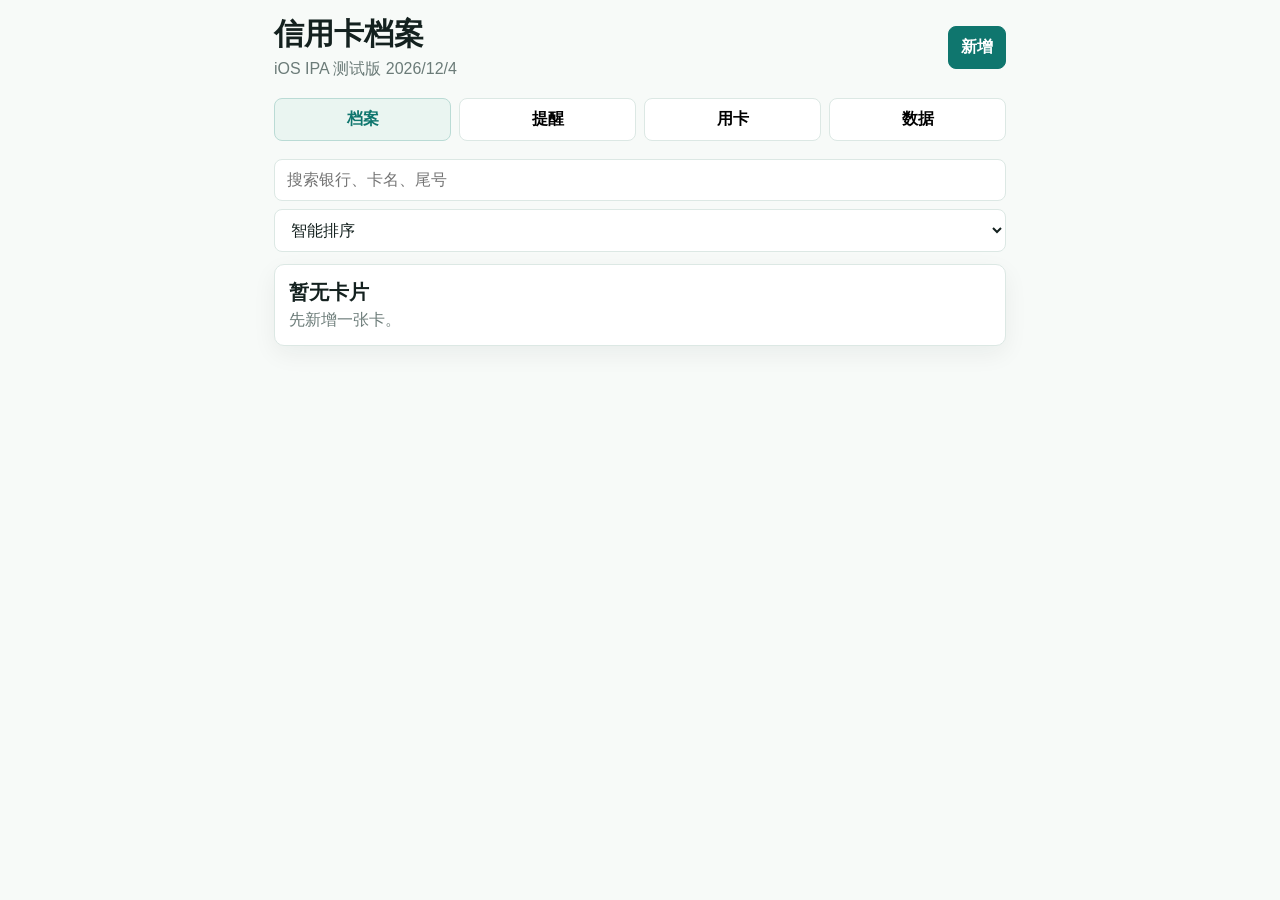
<file: ios/CreditCardArchive/www/index.html>
<!doctype html>
<html lang="zh-CN">
  <head>
    <meta charset="UTF-8" />
    <meta name="viewport" content="width=device-width, initial-scale=1.0, viewport-fit=cover" />
    <title>信用卡档案</title>
    <link rel="stylesheet" href="./styles.css" />
  </head>
  <body>
    <main class="app">
      <header class="topbar">
        <div>
          <h1>信用卡档案</h1>
          <p id="buildText">iOS IPA 测试版</p>
        </div>
        <button id="addCardBtn" type="button">新增</button>
      </header>

      <nav class="tabs">
        <button class="tab active" data-view="cards" type="button">档案</button>
        <button class="tab" data-view="reminders" type="button">提醒</button>
        <button class="tab" data-view="usage" type="button">用卡</button>
        <button class="tab" data-view="data" type="button">数据</button>
      </nav>

      <section class="panel active" id="cardsView">
        <div class="toolbar">
          <input id="searchInput" type="search" placeholder="搜索银行、卡名、尾号" />
          <select id="sortMode">
            <option value="best">智能排序</option>
            <option value="statement">按账单日</option>
            <option value="payment">按还款日</option>
            <option value="cashback">只看返利卡</option>
          </select>
        </div>
        <div id="cardList" class="list"></div>
      </section>

      <section class="panel" id="remindersView">
        <div id="reminderList" class="list"></div>
      </section>

      <section class="panel" id="usageView">
        <div id="usageList" class="list"></div>
      </section>

      <section class="panel" id="dataView">
        <div class="data-actions">
          <button id="copyBtn" type="button">复制 JSON</button>
          <button id="pasteBtn" type="button">粘贴导入</button>
          <button id="resetBtn" type="button">清空</button>
        </div>
        <textarea id="dataBox" spellcheck="false"></textarea>
      </section>
    </main>

    <dialog id="cardDialog">
      <form id="cardForm" method="dialog">
        <div class="dialog-head">
          <h2>卡片档案</h2>
          <button id="closeDialogBtn" type="button">×</button>
        </div>
        <input id="cardId" type="hidden" />
        <label>银行<input id="bank" required placeholder="例如 中信银行" /></label>
        <label>卡名<input id="cardName" required placeholder="例如 VISA Signature" /></label>
        <label>尾号<input id="last4" maxlength="4" inputmode="numeric" /></label>
        <label>账单日<input id="statementDay" type="number" min="1" max="31" /></label>
        <label>还款日<input id="paymentDay" type="number" min="1" max="31" /></label>
        <label>年费日<input id="annualFeeDate" type="date" /></label>
        <label>提醒提前天数<input id="reminderLeadDays" type="number" min="0" max="30" placeholder="默认2天" /></label>
        <label>提醒时间<input id="reminderTime" type="time" value="10:00" /></label>
        <label>返利类型<input id="cashbackType" placeholder="例如 现金返现 / 账单抵扣" /></label>
        <label>返利比例<input id="cashbackRate" placeholder="例如 1.5% / 满300返30" /></label>
        <label>适合用途<input id="useTags" placeholder="大额, 境外, 酒店" /></label>
        <label>新旧卡关联<textarea id="replacement" placeholder="只做档案线索，不进入提醒"></textarea></label>
        <label>备注<textarea id="notes"></textarea></label>
        <div class="dialog-actions">
          <button id="cancelBtn" type="button">取消</button>
          <button type="submit">保存</button>
        </div>
      </form>
    </dialog>

    <script src="./app.js"></script>
  </body>
</html>
</file>
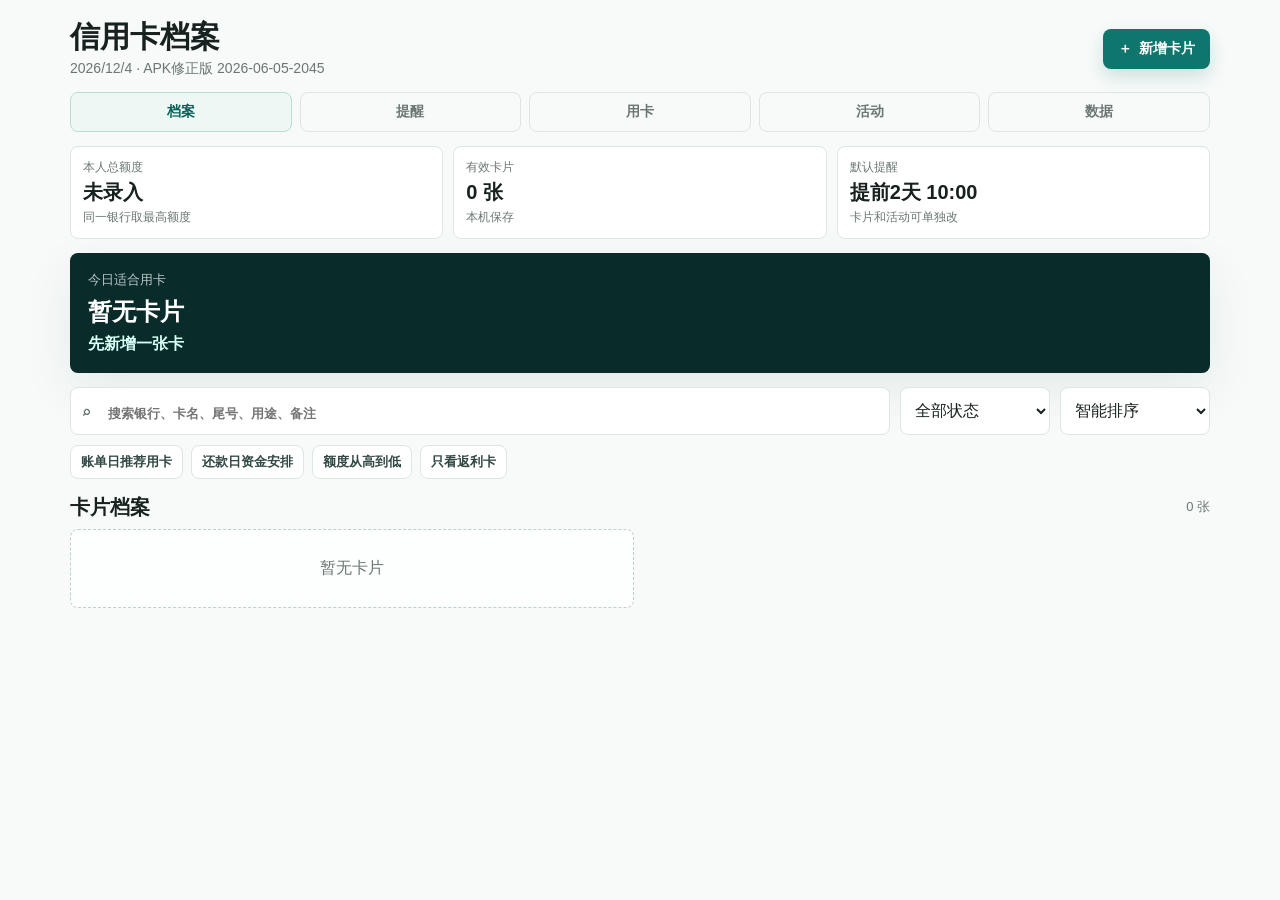
<file: android/app/src/main/assets/www/index.html>
<!doctype html>
<html lang="zh-CN">
  <head>
    <meta charset="UTF-8" />
    <meta name="viewport" content="width=device-width, initial-scale=1.0" />
    <meta name="theme-color" content="#0f766e" />
    <title>信用卡档案</title>
    <link rel="manifest" href="./manifest.webmanifest" />
    <script>
      window.APP_BUILD = "2026-06-05-1740";
      const style = document.createElement("link");
      style.rel = "stylesheet";
      style.href = `./styles.css?build=${window.APP_BUILD}`;
      document.head.appendChild(style);
    </script>
  </head>
  <body>
    <div class="app-shell">
      <header class="app-header">
        <div>
          <h1>信用卡档案</h1>
          <p id="todayText">本机档案，不保存完整卡号</p>
        </div>
        <button class="primary-btn" id="addCardBtn" type="button">
          <span aria-hidden="true">＋</span>
          新增卡片
        </button>
      </header>

      <nav class="tabs" aria-label="主要视图">
        <button class="tab active" data-view="cards" type="button">档案</button>
        <button class="tab" data-view="reminders" type="button">提醒</button>
        <button class="tab" data-view="usage" type="button">用卡</button>
        <button class="tab" data-view="campaigns" type="button">活动</button>
        <button class="tab" data-view="data" type="button">数据</button>
      </nav>

      <main>
        <section class="summary-strip" id="summaryStrip"></section>

        <section class="recommendation" id="recommendationCard"></section>

        <section class="toolbar" aria-label="筛选工具">
          <label class="search-box">
            <span aria-hidden="true">⌕</span>
            <input id="searchInput" type="search" placeholder="搜索银行、卡名、尾号、用途、备注" />
          </label>
          <select id="statusFilter" aria-label="按状态筛选">
            <option value="all">全部状态</option>
            <option value="正常">正常</option>
            <option value="备用">备用</option>
            <option value="冻结">冻结</option>
            <option value="已换卡">已换卡</option>
            <option value="已注销">已注销</option>
          </select>
          <select id="sortMode" aria-label="排序方式">
            <option value="best">智能排序</option>
            <option value="statementBest">按账单日推荐用卡</option>
            <option value="statement">按账单日</option>
            <option value="payment">按还款日</option>
            <option value="creditLimit">按信用额度</option>
            <option value="cashback">筛选返利卡</option>
            <option value="annualFee">按年费日</option>
            <option value="bank">按银行</option>
          </select>
        </section>

        <section class="quick-views" aria-label="快捷视图">
          <button class="quick-view" data-sort="statementBest" type="button">账单日推荐用卡</button>
          <button class="quick-view" data-sort="payment" type="button">还款日资金安排</button>
          <button class="quick-view" data-sort="creditLimit" type="button">额度从高到低</button>
          <button class="quick-view" data-sort="cashback" type="button">只看返利卡</button>
        </section>

        <section class="view active" id="cardsView">
          <div class="section-head">
            <h2>卡片档案</h2>
            <span id="cardCount">0 张</span>
          </div>
          <div class="card-grid" id="cardList"></div>
        </section>

        <section class="view" id="remindersView">
          <div class="section-head">
            <h2>期限提醒</h2>
            <span>还款、年费、活动、换卡</span>
          </div>
          <div class="timeline" id="remindersList"></div>
        </section>

        <section class="view" id="usageView">
          <div class="section-head">
            <h2>使用卡片</h2>
            <span>按需求重新展示档案</span>
          </div>
          <div class="scenario-grid" id="scenarioList"></div>
        </section>

        <section class="view" id="campaignsView">
          <div class="section-head">
            <h2>活动档案</h2>
            <button class="ghost-btn" id="addCampaignBtn" type="button">新增活动</button>
          </div>
          <div class="campaign-list" id="campaignList"></div>
        </section>

        <section class="view" id="dataView">
          <div class="section-head">
            <h2>数据备份</h2>
            <span>导出后可迁移到数据库或 App</span>
          </div>
          <div class="data-panel">
            <button class="primary-btn" id="exportBtn" type="button">导出 JSON</button>
            <label class="file-btn">
              导入 JSON
              <input id="importInput" type="file" accept="application/json" />
            </label>
            <button class="ghost-btn danger" id="resetBtn" type="button">恢复示例数据</button>
            <textarea id="dataPreview" readonly spellcheck="false"></textarea>
          </div>
        </section>
      </main>
    </div>

    <dialog id="cardDialog">
      <form method="dialog" class="dialog-form" id="cardForm">
        <div class="dialog-head">
          <h2 id="cardDialogTitle">新增卡片</h2>
          <button class="icon-btn" value="cancel" type="submit" aria-label="关闭">×</button>
        </div>
        <input type="hidden" id="cardId" />
        <div class="form-grid">
          <label>银行<input id="bank" required list="bankOptions" placeholder="搜索或自定义银行" /></label>
          <label>卡名称<input id="cardName" required placeholder="例如 Visa 无限卡" /></label>
          <label>卡组织
            <select id="network">
              <option>Visa</option>
              <option>Mastercard</option>
              <option>Amex</option>
              <option>银联</option>
              <option>JCB</option>
              <option>其他</option>
            </select>
          </label>
          <label>消费/结算货币<input id="spendingCurrency" list="spendingCurrencyOptions" placeholder="人民币 / 美元 / 全币种 / 多币种" /></label>
          <label>尾号<input id="last4" maxlength="4" inputmode="numeric" placeholder="只填4位" /></label>
          <label>持卡人<input id="holder" list="holderOptions" placeholder="默认本人，可自定义" /></label>
          <label>状态
            <select id="status">
              <option>正常</option>
              <option>备用</option>
              <option>冻结</option>
              <option>已换卡</option>
              <option>已注销</option>
            </select>
          </label>
          <label>账单日<input id="statementDay" type="number" min="1" max="31" placeholder="每月几号" /></label>
          <label>还款日<input id="paymentDay" type="number" min="1" max="31" placeholder="每月几号" /></label>
          <label>年费日<input id="annualFeeDay" type="date" /></label>
          <label>年费规则
            <select id="annualFeeRule">
              <option>终身免年费</option>
              <option>消费达标免</option>
              <option>首年免年费</option>
              <option>需要手动处理</option>
              <option>未知待确认</option>
            </select>
          </label>
          <label class="wide">适合用途<input id="useTags" placeholder="勾选常用项，也可手工补充" /></label>
          <div class="wide check-grid" data-target="useTags">
            <label><input type="checkbox" value="大额" />大额</label>
            <label><input type="checkbox" value="最长还款" />最长还款</label>
            <label><input type="checkbox" value="返利" />返利</label>
            <label><input type="checkbox" value="里程" />里程</label>
            <label><input type="checkbox" value="境外" />境外</label>
            <label><input type="checkbox" value="网购" />网购</label>
            <label><input type="checkbox" value="餐饮" />餐饮</label>
            <label><input type="checkbox" value="酒店" />酒店</label>
            <label><input type="checkbox" value="机票" />机票</label>
            <label><input type="checkbox" value="加油" />加油</label>
            <label><input type="checkbox" value="超市" />超市</label>
          </div>
          <label class="wide">不适合用途<input id="avoidTags" placeholder="例如 不适合境外, 不适合大额" /></label>
          <label class="wide">绑定服务备注<textarea id="bindings" placeholder="例如 Apple订阅、保险、云服务，只写服务名和提醒"></textarea></label>
          <label class="wide">新旧卡关联<textarea id="replacement" placeholder="例如 旧卡尾号1234，盗刷后换卡，旧卡可能仍有退款"></textarea></label>
          <label class="wide">备注<textarea id="notes" placeholder="额度备注、特殊规则、退款/争议线索"></textarea></label>
        </div>

        <details class="field-group">
          <summary>生命周期 / 额度 / 年费</summary>
          <div class="form-grid">
            <label>账户类型
              <select id="accountType">
                <option>个人卡</option>
                <option>商务卡</option>
                <option>公司卡</option>
                <option>副卡</option>
                <option>其他</option>
              </select>
            </label>
            <label>卡等级<input id="cardLevel" list="cardLevelOptions" placeholder="选择或自定义等级" /></label>
            <label>开卡日期<input id="openDate" type="date" /></label>
            <label>批卡日期<input id="approvalDate" type="date" /></label>
            <label>销卡/降级日期<input id="closeDate" type="date" /></label>
            <label>计划提醒日期<input id="actionBeforeDate" type="date" /></label>
            <label>年费金额<input id="annualFeeAmount" inputmode="decimal" placeholder="例如 680 / 550 USD" /></label>
            <label>首年年费
              <select id="firstYearFee">
                <option>未知</option>
                <option>首年免</option>
                <option>首年收</option>
                <option>首年达标免</option>
              </select>
            </label>
            <label>额度<input id="creditLimit" inputmode="decimal" placeholder="例如 50000" /></label>
            <label>额度币种<input id="currency" list="currencyOptions" placeholder="CNY / USD / HKD" /></label>
            <label class="wide">保留/降级/销卡计划<textarea id="cardActionPlan" placeholder="例如 年费入账后问挽留；权益用完后降级；保留因为终免"></textarea></label>
            <label class="wide">挽留 offer / 年费处理记录<textarea id="retentionOffer" placeholder="例如 2026-06 客服给200返现；需消费3000"></textarea></label>
          </div>
        </details>

        <details class="field-group">
          <summary>积分 / 开卡奖励 / 消费策略</summary>
          <div class="form-grid">
            <label>积分/里程体系<input id="rewardProgram" placeholder="例如 招行积分 / Avios / MR / UR" /></label>
            <label>奖励类型
              <select id="rewardType">
                <option>未知</option>
                <option>直接返利</option>
                <option>现金返现</option>
                <option>银行积分</option>
                <option>航空里程</option>
                <option>酒店积分</option>
                <option>混合权益</option>
              </select>
            </label>
            <label>当前积分备注<input id="pointsBalanceNote" placeholder="例如 约8万分，月底查" /></label>
            <label>积分到期规则<input id="pointsExpiryRule" placeholder="例如 24个月 / 不过期 / 需活动" /></label>
            <label>返利类型<input id="cashbackType" list="cashbackTypeOptions" placeholder="现金返利 / 消费返现 / 里程等价" /></label>
            <label>返利比例/价值<input id="cashbackRate" placeholder="例如 1.5% / 5x / 每里程约0.08" /></label>
            <label>开卡奖励<input id="signupBonus" placeholder="例如 8万分 / 500返现" /></label>
            <label>奖励入账日期<input id="bonusReceivedDate" type="date" /></label>
            <label>最低消费要求<input id="msrAmount" inputmode="decimal" placeholder="例如 3个月刷8000" /></label>
            <label>最低消费截止<input id="msrDeadline" type="date" /></label>
            <label>最低消费进度<input id="msrProgress" inputmode="decimal" placeholder="例如 已刷3200/8000" /></label>
            <label>推荐链接/上限<input id="referralInfo" placeholder="例如 每年上限10万分" /></label>
            <label class="wide">积分规则 / 倍数<textarea id="earnRules" placeholder="例如 餐饮3x，酒店5x，其他1x；指定渠道才有返现"></textarea></label>
            <label class="wide">不积分 / 排除 MCC / 黑名单<textarea id="excludedRules" placeholder="例如 年费、手续费、代扣代缴、部分网付、房产汽车、学校医院等"></textarea></label>
            <label class="wide">当前刷卡策略<textarea id="currentPurchasePlan" placeholder="例如 本月主刷酒店；大额优先账单日刚过；不用来交年费类费用"></textarea></label>
          </div>
        </details>

        <details class="field-group">
          <summary>权益 / 活动 / 自动扣款</summary>
          <div class="form-grid">
            <label>权益重置周期
              <select id="benefitResetCycle">
                <option>未知</option>
                <option>月度</option>
                <option>季度</option>
                <option>半年度</option>
                <option>自然年</option>
                <option>持卡周年</option>
                <option>每4年/多年</option>
              </select>
            </label>
            <label>上次使用权益日期<input id="lastBenefitUsedDate" type="date" /></label>
            <label>是否需报名/激活
              <select id="activationNeeded">
                <option>未知</option>
                <option>不需要</option>
                <option>需要报名</option>
                <option>需要App领取</option>
                <option>需要指定渠道</option>
              </select>
            </label>
            <label>实体卡位置<input id="physicalLocation" placeholder="钱包/抽屉/保险箱/不带出门" /></label>
            <label class="wide">权益清单 / statement credits<textarea id="benefitCredits" placeholder="例如 酒店券、餐饮券、打车券、机场贵宾厅、Global Entry/TSA、保险"></textarea></label>
            <label class="wide">活动关键词<textarea id="campaignTags" placeholder="例如 Visa返利、境外、酒店、携程、满减、需报名"></textarea></label>
            <label class="wide">自动扣款/绑定服务清单<textarea id="autoPayList" placeholder="逐行写：服务名、周期、金额、是否重要、换卡是否要更新"></textarea></label>
            <div class="wide check-grid" data-target="autoPayList">
              <label><input type="checkbox" value="Apple订阅" />Apple订阅</label>
              <label><input type="checkbox" value="微信支付" />微信支付</label>
              <label><input type="checkbox" value="支付宝" />支付宝</label>
              <label><input type="checkbox" value="美团/外卖" />美团/外卖</label>
              <label><input type="checkbox" value="携程/旅行平台" />携程/旅行平台</label>
              <label><input type="checkbox" value="保险扣款" />保险扣款</label>
              <label><input type="checkbox" value="云服务/服务器" />云服务/服务器</label>
              <label><input type="checkbox" value="会员订阅" />会员订阅</label>
              <label><input type="checkbox" value="广告费" />广告费</label>
              <label><input type="checkbox" value="水电物业" />水电物业</label>
            </div>
            <label class="wide">自动还款/还款方式<textarea id="paymentSetup" placeholder="例如 已设自动还款；手动还；绑定借记卡；提醒提前3天"></textarea></label>
          </div>
        </details>

        <details class="field-group">
          <summary>换卡 / 盗刷 / 退款 / 风控</summary>
          <div class="form-grid">
            <label>旧卡尾号<input id="oldLast4" maxlength="4" inputmode="numeric" placeholder="换卡时填写" /></label>
            <label>新卡尾号<input id="newLast4" maxlength="4" inputmode="numeric" placeholder="换卡后填写" /></label>
            <label>换卡原因
              <select id="replacementReason">
                <option>无</option>
                <option>到期换卡</option>
                <option>盗刷/疑似盗刷</option>
                <option>丢失</option>
                <option>损坏</option>
                <option>银行重发</option>
                <option>产品升级/降级</option>
              </select>
            </label>
            <label>异常状态
              <select id="riskStatus">
                <option>无异常</option>
                <option>关注退款</option>
                <option>争议处理中</option>
                <option>疑似盗刷</option>
                <option>已冻结</option>
                <option>需联系银行</option>
              </select>
            </label>
            <label class="wide">退款追踪<textarea id="refundTracking" placeholder="例如 旧卡还有退款；商户、金额、日期、预计入账"></textarea></label>
            <label class="wide">争议/盗刷处理记录<textarea id="disputeTracking" placeholder="例如 发现日期、联系银行、冻结、补卡、临时额度、案件号"></textarea></label>
            <label class="wide">风控/使用限制<textarea id="cardControls" placeholder="例如 境外关闭；线上限额；大额前需打开；不常用需每年刷一次"></textarea></label>
          </div>
        </details>
        <div class="dialog-actions">
          <button class="ghost-btn" value="cancel" type="submit">取消</button>
          <button class="primary-btn" id="saveCardBtn" value="default" type="submit">保存档案</button>
        </div>
      </form>
    </dialog>

    <dialog id="campaignDialog">
      <form method="dialog" class="dialog-form" id="campaignForm">
        <div class="dialog-head">
          <h2 id="campaignDialogTitle">新增活动</h2>
          <button class="icon-btn" value="cancel" type="submit" aria-label="关闭">×</button>
        </div>
        <input type="hidden" id="campaignId" />
        <div class="form-grid">
          <label>活动名称<input id="campaignName" required placeholder="例如 Visa 返利活动" /></label>
          <label>来源<input id="campaignSource" placeholder="Visa / 银行 / 平台" /></label>
          <label>开始日期<input id="campaignStart" type="date" /></label>
          <label>结束日期<input id="campaignEnd" type="date" /></label>
          <label class="wide">适用卡<input id="campaignCards" placeholder="可写银行、卡名、尾号或用途标签" /></label>
          <label class="wide">活动规则<textarea id="campaignRule" placeholder="例如 需报名，满300返30，每卡限一次"></textarea></label>
          <p class="form-hint wide">活动默认不是全局活动，请写清楚适用卡、银行、尾号或卡片活动关键词。</p>
          <label>状态
            <select id="campaignStatus">
              <option>未用</option>
              <option>已报名</option>
              <option>已用</option>
              <option>已过期</option>
            </select>
          </label>
        </div>
        <div class="dialog-actions">
          <button class="ghost-btn" value="cancel" type="submit">取消</button>
          <button class="primary-btn" value="default" type="submit">保存活动</button>
        </div>
      </form>
    </dialog>

    <datalist id="bankOptions">
      <option value="工商银行"></option>
      <option value="建设银行"></option>
      <option value="农业银行"></option>
      <option value="中国银行"></option>
      <option value="交通银行"></option>
      <option value="招商银行"></option>
      <option value="中信银行"></option>
      <option value="浦发银行"></option>
      <option value="民生银行"></option>
      <option value="兴业银行"></option>
      <option value="光大银行"></option>
      <option value="广发银行"></option>
      <option value="平安银行"></option>
      <option value="华夏银行"></option>
      <option value="北京银行"></option>
      <option value="上海银行"></option>
      <option value="江苏银行"></option>
      <option value="宁波银行"></option>
      <option value="南京银行"></option>
      <option value="邮储银行"></option>
      <option value="汇丰银行"></option>
      <option value="花旗银行"></option>
      <option value="渣打银行"></option>
      <option value="东亚银行"></option>
    </datalist>
    <datalist id="holderOptions">
      <option value="本人"></option>
      <option value="家人"></option>
      <option value="公司"></option>
    </datalist>
    <datalist id="cardLevelOptions">
      <option value="普卡"></option>
      <option value="金卡"></option>
      <option value="白金卡"></option>
      <option value="世界卡"></option>
      <option value="世界之极"></option>
      <option value="无限卡"></option>
      <option value="钻石卡"></option>
      <option value="百夫长"></option>
      <option value="黑卡"></option>
      <option value="联名卡"></option>
    </datalist>
    <datalist id="currencyOptions">
      <option value="CNY"></option>
      <option value="USD"></option>
      <option value="HKD"></option>
      <option value="EUR"></option>
      <option value="JPY"></option>
      <option value="人民币+美元"></option>
      <option value="人民币+港币"></option>
    </datalist>
    <datalist id="spendingCurrencyOptions">
      <option value="人民币"></option>
      <option value="美元"></option>
      <option value="港币"></option>
      <option value="欧元"></option>
      <option value="日元"></option>
      <option value="英镑"></option>
      <option value="全币种"></option>
      <option value="多币种"></option>
      <option value="人民币+美元"></option>
      <option value="人民币+港币"></option>
      <option value="美元+欧元"></option>
      <option value="外币卡"></option>
    </datalist>
    <datalist id="cashbackTypeOptions">
      <option value="直接返利"></option>
      <option value="现金返现"></option>
      <option value="账单抵扣"></option>
      <option value="平台券/消费券"></option>
      <option value="航空里程"></option>
      <option value="酒店积分"></option>
      <option value="银行积分等价"></option>
    </datalist>

    <script>
      const script = document.createElement("script");
      script.src = `./app.js?build=${window.APP_BUILD}`;
      document.body.appendChild(script);
    </script>
  </body>
</html>
</file>
<file: ios/CreditCardArchive/www/styles.css>
:root {
  color-scheme: light;
  --bg: #f7faf8;
  --text: #14211f;
  --muted: #6b7b78;
  --line: #dce8e4;
  --brand: #0f766e;
  --soft: #eaf5f1;
  font-family: -apple-system, BlinkMacSystemFont, "PingFang SC", sans-serif;
}

* { box-sizing: border-box; }
body { margin: 0; background: var(--bg); color: var(--text); }
button, input, select, textarea { font: inherit; }
button { border: 1px solid var(--line); background: white; border-radius: 8px; padding: 10px 12px; font-weight: 700; }
.app { padding: max(14px, env(safe-area-inset-top)) 14px max(24px, env(safe-area-inset-bottom)); max-width: 760px; margin: 0 auto; }
.topbar { display: flex; align-items: center; justify-content: space-between; gap: 12px; }
h1 { margin: 0; font-size: 30px; }
p { margin: 4px 0 0; color: var(--muted); }
.topbar button, .dialog-actions button[type="submit"], .data-actions button:first-child { background: var(--brand); color: white; border-color: var(--brand); }
.tabs { display: grid; grid-template-columns: repeat(4, 1fr); gap: 8px; margin: 18px 0; }
.tab.active { background: var(--soft); color: var(--brand); border-color: #badbd5; }
.panel { display: none; }
.panel.active { display: block; }
.toolbar { display: grid; grid-template-columns: 1fr; gap: 8px; margin-bottom: 12px; }
input, select, textarea { width: 100%; border: 1px solid var(--line); border-radius: 8px; padding: 11px 12px; background: white; color: var(--text); }
textarea { min-height: 110px; resize: vertical; }
.list { display: grid; gap: 10px; }
.card { background: white; border: 1px solid var(--line); border-radius: 10px; padding: 14px; box-shadow: 0 8px 24px rgba(20, 33, 31, .06); }
.card h2, .card h3 { margin: 0 0 4px; font-size: 20px; }
.meta { color: var(--muted); line-height: 1.55; }
.chips { display: flex; flex-wrap: wrap; gap: 6px; margin-top: 10px; }
.chip { background: var(--soft); color: #244b46; border-radius: 999px; padding: 5px 9px; font-weight: 700; font-size: 13px; }
.actions { display: flex; gap: 8px; margin-top: 12px; }
.actions button { padding: 8px 10px; }
.danger { color: #b42318; }
.data-actions { display: flex; flex-wrap: wrap; gap: 8px; margin-bottom: 10px; }
#dataBox { min-height: 58vh; font-family: ui-monospace, Menlo, monospace; font-size: 12px; }
dialog { width: min(94vw, 620px); border: 0; border-radius: 12px; padding: 0; }
dialog::backdrop { background: rgba(0, 0, 0, .35); }
form { padding: 14px; display: grid; gap: 10px; }
.dialog-head, .dialog-actions { display: flex; align-items: center; justify-content: space-between; gap: 10px; }
.dialog-head h2 { margin: 0; }
label { display: grid; gap: 5px; color: var(--muted); font-weight: 700; }
label input, label textarea { color: var(--text); font-weight: 400; }
</file>
